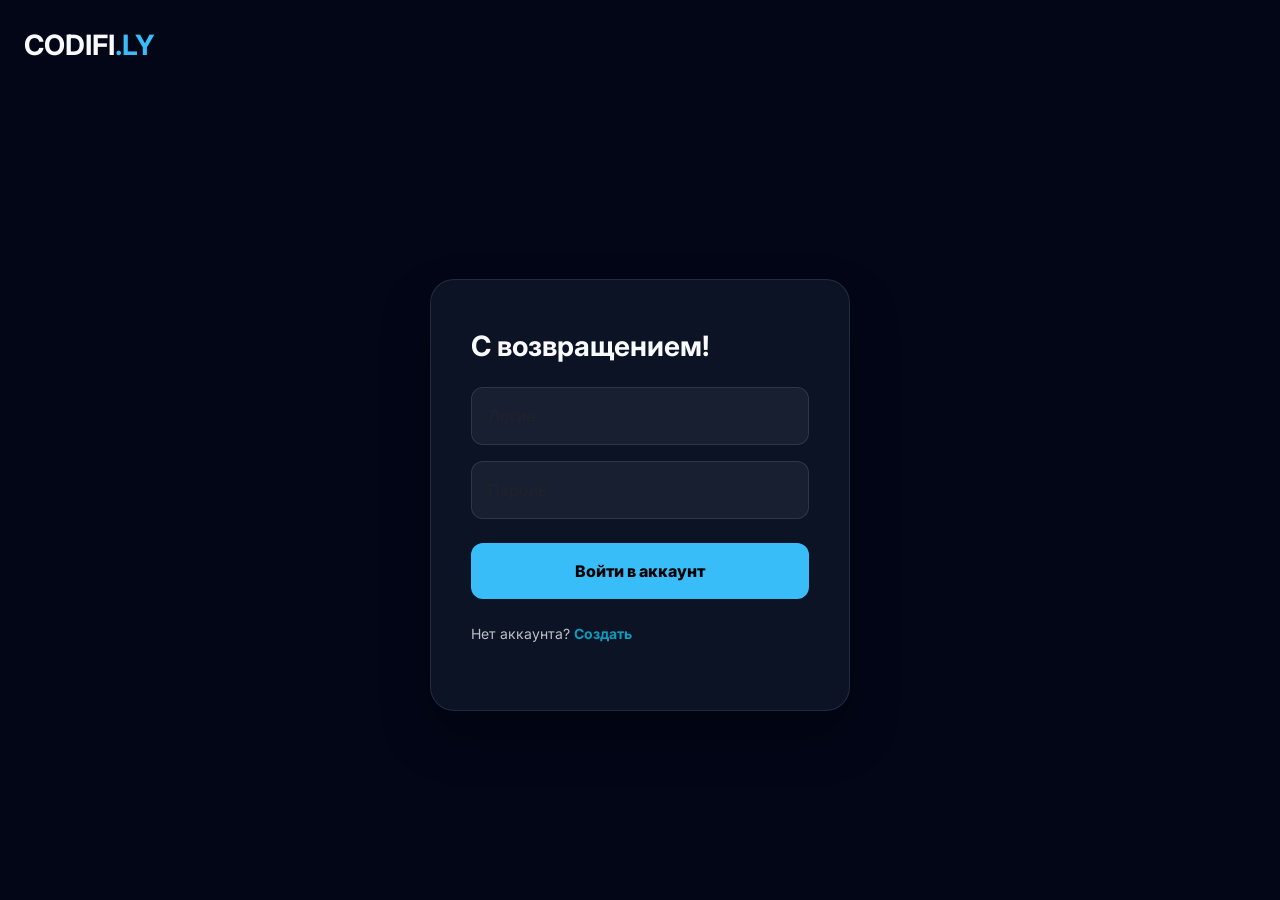
<file: templates/auth.html>
<!DOCTYPE html>
<html lang="ru">
<head>
    <meta charset="UTF-8">
    <meta name="viewport" content="width=device-width, initial-scale=1.0">
    <title>Авторизация | Codifi.ly</title>
    <link href="https://cdn.jsdelivr.net/npm/bootstrap@5.3.0/dist/css/bootstrap.min.css" rel="stylesheet">
    <link href="https://fonts.googleapis.com/css2?family=Inter:wght@400;600;700;800;900&display=swap" rel="stylesheet">
    <style>
        :root {
            --bg-dark: #020617; --card-bg: rgba(15, 23, 42, 0.8);
            --accent-blue: #38bdf8; --text-main: #f8fafc;
            --input-bg: rgba(255, 255, 255, 0.05); --input-border: rgba(255, 255, 255, 0.1);
        }

        body.light-mode {
            --bg-dark: #f1f5f9; --card-bg: rgba(255, 255, 255, 0.9);
            --text-main: #0f172a; --input-bg: #ffffff; --input-border: #cbd5e1;
        }

        body { background-color: var(--bg-dark); color: var(--text-main); min-height: 100vh; display: flex; flex-direction: column; font-family: 'Inter', sans-serif; transition: 0.3s; }

        .auth-card { background: var(--card-bg); padding: 50px 40px; border-radius: 24px; width: 100%; max-width: 420px; border: 1px solid var(--input-border); backdrop-filter: blur(10px); box-shadow: 0 25px 50px rgba(0, 0, 0, 0.3); margin: auto; }

        .form-control { background: var(--input-bg); border: 1px solid var(--input-border); color: var(--text-main); padding: 16px; border-radius: 12px; }
        .form-control:focus { background: var(--input-bg); color: var(--text-main); border-color: var(--accent-blue); box-shadow: 0 0 0 4px rgba(56, 189, 248, 0.1); }
        .btn-auth { background: var(--accent-blue); color: #000; font-weight: 800; width: 100%; padding: 16px; border-radius: 12px; border: none; transition: 0.3s; }

        .form-section { display: none; }
        .form-section.active { display: block; animation: fadeIn 0.3s; }
        @keyframes fadeIn { from { opacity: 0; transform: translateY(10px); } to { opacity: 1; transform: translateY(0); } }
    </style>
</head>
<body>
    <nav class="p-4"><a href="/" class="text-decoration-none fw-bold fs-3" style="color: var(--text-main);">CODIFI<span style="color:var(--accent-blue)">.LY</span></a></nav>

    <div class="auth-card">
        <div id="login-section" class="form-section active">
            <h3 class="fw-bold mb-4" data-i18n="welcome_back">С возвращением!</h3>
            <form action="/login" method="POST">
                <input type="text" name="username" class="form-control mb-3" placeholder="Логин" required>
                <input type="password" name="password" class="form-control mb-4" placeholder="Пароль" required>
                <button type="submit" class="btn-auth" data-i18n="login_btn">Войти</button>
            </form>
            <p class="mt-4 small opacity-75">Нет аккаунта? <a href="#" onclick="switchForm('register')" class="text-info text-decoration-none fw-bold">Создать</a></p>
        </div>

        <div id="register-section" class="form-section">
            <h3 class="fw-bold mb-4" data-i18n="register_title">Регистрация</h3>
            <form action="/register" method="POST">
                <input type="text" name="username" class="form-control mb-3" placeholder="Придумайте логин" required>
                <input type="password" name="password" class="form-control mb-4" placeholder="Пароль" required>
                <button type="submit" class="btn-auth" data-i18n="reg_btn">Начать обучение</button>
            </form>
            <p class="mt-4 small opacity-75">Уже есть профиль? <a href="#" onclick="switchForm('login')" class="text-info text-decoration-none fw-bold">Войти</a></p>
        </div>
    </div>

    <script>
        const translations = {
            ru: { welcome_back: "С возвращением!", login_btn: "Войти в аккаунт", register_title: "Регистрация", reg_btn: "Начать обучение" },
            en: { welcome_back: "Welcome Back!", login_btn: "Login", register_title: "Register", reg_btn: "Start Learning" },
            de: { welcome_back: "Willkommen zurück!", login_btn: "Anmelden", register_title: "Registrieren", reg_btn: "Lernen starten" }
        };

        function syncAppSettings() {
            const theme = localStorage.getItem('theme') || 'dark';
            const lang = localStorage.getItem('lang') || 'ru';
            document.body.className = theme === 'light' ? 'light-mode' : '';
            document.querySelectorAll('[data-i18n]').forEach(el => {
                const key = el.getAttribute('data-i18n');
                if (translations[lang][key]) el.innerText = translations[lang][key];
            });
        }

        function switchForm(target) {
            document.querySelectorAll('.form-section').forEach(s => s.classList.remove('active'));
            document.getElementById(`${target}-section`).classList.add('active');
        }

        document.addEventListener('DOMContentLoaded', syncAppSettings);
    </script>
</body>
</html>
</file>
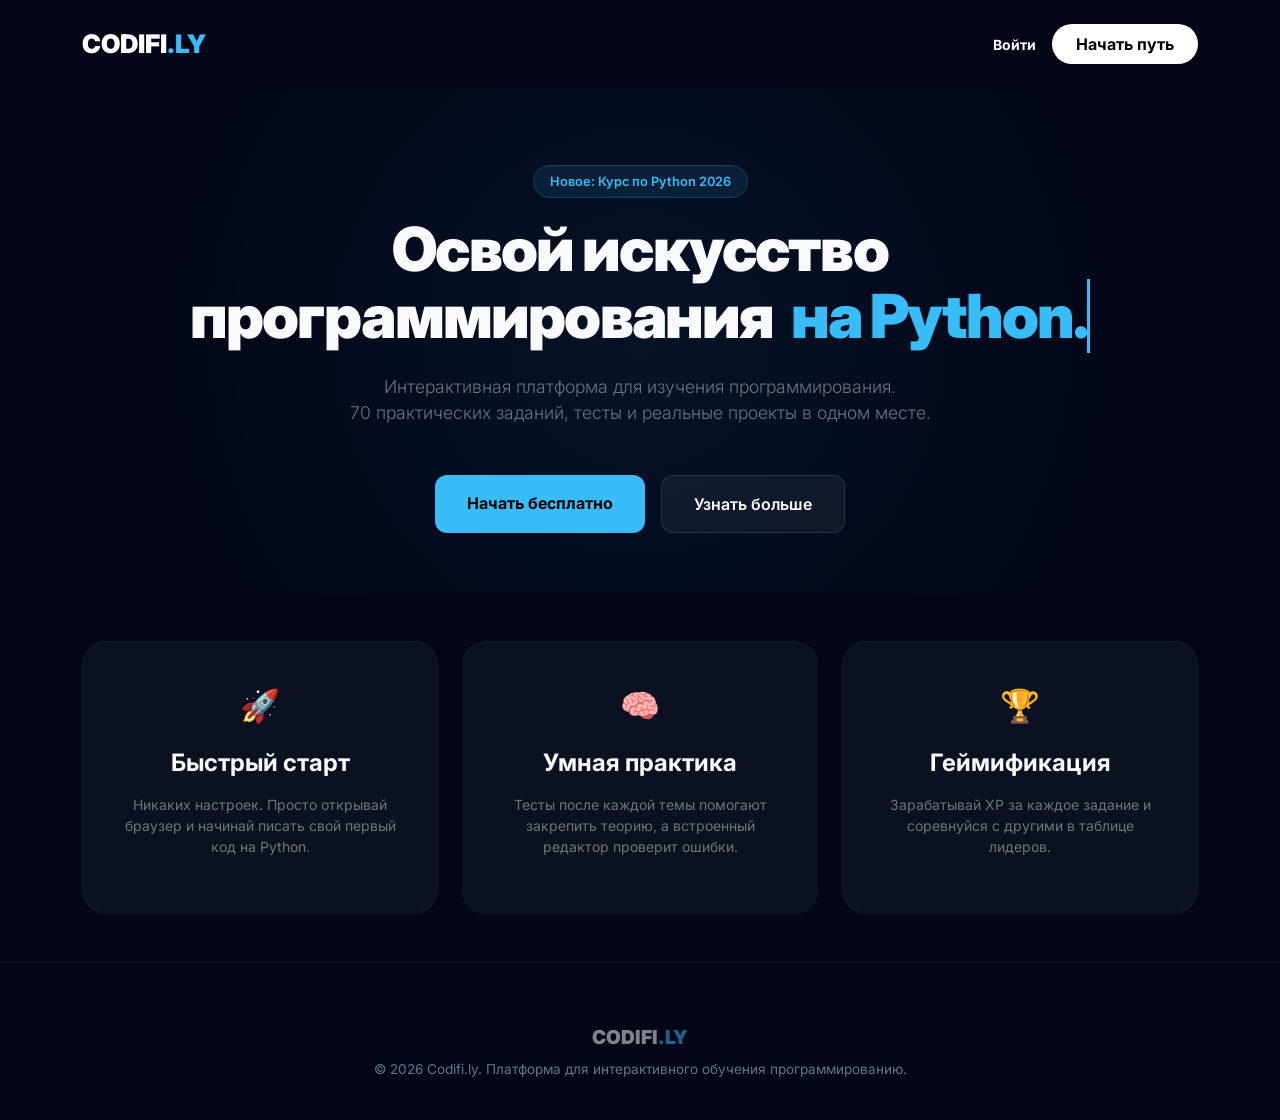
<file: templates/landing.html>
<!DOCTYPE html>
<html lang="ru">
<head>
    <meta charset="UTF-8">
    <meta name="viewport" content="width=device-width, initial-scale=1.0">
    <title>Codifi.ly | Овладей кодом быстрее и проще</title>
    <link href="https://cdn.jsdelivr.net/npm/bootstrap@5.3.0/dist/css/bootstrap.min.css" rel="stylesheet">
    <link href="https://fonts.googleapis.com/css2?family=Inter:wght@400;600;700;800;900&display=swap" rel="stylesheet">
    <style>
        :root {
            --bg-dark: #020617;
            --card-bg: #0b1120;
            --accent-blue: #38bdf8;
            --text-muted: #94a3b8;
            --footer-gray: #64748b;
        }

        body {
            background-color: var(--bg-dark);
            color: #f8fafc;
            font-family: 'Inter', sans-serif;
            overflow-x: hidden;
        }

        /* --- Навигация --- */
        .navbar {
            padding: 1.5rem 0;
            background: transparent;
        }
        .logo { font-weight: 900; font-size: 1.6rem; text-decoration: none; display: flex; align-items: center; }
        .logo-main { color: #fff; }
        .logo-end { color: var(--accent-blue); }

        .btn-nav-start {
            background: #fff; color: #000; font-weight: 700;
            padding: 8px 24px; border-radius: 50px; text-decoration: none; transition: 0.3s;
        }
        .btn-nav-start:hover { background: var(--accent-blue); color: #fff; }

        /* --- Hero Section --- */
        .hero-section {
            padding: 80px 0 60px;
            background: radial-gradient(circle at center, rgba(56, 189, 248, 0.07) 0%, transparent 70%);
        }

        .badge-promo {
            background: rgba(56, 189, 248, 0.1);
            color: var(--accent-blue);
            border: 1px solid rgba(56, 189, 248, 0.2);
            padding: 8px 16px;
            border-radius: 50px;
            font-size: 0.8rem;
            font-weight: 600;
        }

        /* Уменьшенный компактный заголовок */
        .hero-title-compact {
            font-size: clamp(2.2rem, 5vw, 3.8rem);
            font-weight: 900;
            line-height: 1.1;
            letter-spacing: -0.03em;
            margin-bottom: 1.5rem;
        }

        .typewriter-dynamic {
            color: var(--accent-blue);
            border-right: 3px solid var(--accent-blue);
            margin-left: 8px;
            animation: cursor-blink 0.8s infinite;
            white-space: nowrap;
        }

        @keyframes cursor-blink { 50% { border-color: transparent; } }

        /* --- Кнопки --- */
        .btn-main {
            background: var(--accent-blue);
            color: #000;
            font-weight: 700;
            padding: 16px 32px;
            border-radius: 12px;
            border: none;
            transition: 0.3s;
        }
        .btn-main:hover { transform: translateY(-2px); box-shadow: 0 10px 20px rgba(56, 189, 248, 0.2); }

        .btn-outline-custom {
            background: rgba(255, 255, 255, 0.05);
            color: #fff;
            font-weight: 600;
            padding: 16px 32px;
            border-radius: 12px;
            border: 1px solid rgba(255, 255, 255, 0.1);
            transition: 0.3s;
        }
        .btn-outline-custom:hover { background: rgba(255, 255, 255, 0.1); color: #fff; }

        /* --- Карточки (Features) --- */
        .feature-card {
            background: var(--card-bg);
            border: 1px solid rgba(255, 255, 255, 0.03);
            border-radius: 24px;
            padding: 40px;
            height: 100%;
            transition: 0.4s ease;
        }
        .feature-card:hover {
            transform: translateY(-8px);
            border-color: rgba(56, 189, 248, 0.2);
        }

        .feature-icon { font-size: 2rem; margin-bottom: 1.2rem; display: block; }

        /* --- Футер --- */
        footer {
            padding: 60px 0 40px;
            border-top: 1px solid rgba(255, 255, 255, 0.05);
        }
        .footer-logo { opacity: 0.5; transition: 0.3s; text-decoration: none; }
        .footer-logo:hover { opacity: 1; }
        .footer-text { color: var(--footer-gray); font-size: 0.85rem; margin-top: 8px; }
    </style>
</head>
<body>

    <nav class="navbar navbar-expand-lg">
        <div class="container">
            <a href="/" class="logo"><span class="logo-main">CODIFI</span><span class="logo-end">.LY</span></a>
            <div class="ms-auto d-flex align-items-center gap-3">
                <a href="/login" class="text-white text-decoration-none small fw-bold d-none d-sm-block">Войти</a>
                <a href="/" class="btn-nav-start">Начать путь</a>
            </div>
        </div>
    </nav>

    <header class="hero-section text-center">
        <div class="container">
            <div class="mb-4">
                <span class="badge-promo">Новое: Курс по Python 2026</span>
            </div>
            <h1 class="hero-title-compact">
                <span class="d-block">Освой искусство</span>
                <span>программирования <span id="typewriter" class="typewriter-dynamic"></span></span>
            </h1>
            <div class="row justify-content-center">
                <div class="col-lg-7">
                    <p class="lead text-secondary mb-5" style="font-size: 1.1rem;">
                        Интерактивная платформа для изучения программирования. <br class="d-none d-md-block">
                        70 практических заданий, тесты и реальные проекты в одном месте.
                    </p>
                    <div class="d-flex flex-column flex-sm-row justify-content-center gap-3">
                        <a href="/course" class="btn btn-main">Начать бесплатно</a>
                        <button class="btn btn-outline-custom">Узнать больше</button>
                    </div>
                </div>
            </div>
        </div>
    </header>

    <section class="py-5">
        <div class="container">
            <div class="row g-4">
                <div class="col-md-4">
                    <div class="feature-card text-center">
                        <span class="feature-icon">🚀</span>
                        <h4 class="fw-bold mb-3">Быстрый старт</h4>
                        <p class="text-secondary small">Никаких настроек. Просто открывай браузер и начинай писать свой первый код на Python.</p>
                    </div>
                </div>
                <div class="col-md-4">
                    <div class="feature-card text-center">
                        <span class="feature-icon">🧠</span>
                        <h4 class="fw-bold mb-3">Умная практика</h4>
                        <p class="text-secondary small">Тесты после каждой темы помогают закрепить теорию, а встроенный редактор проверит ошибки.</p>
                    </div>
                </div>
                <div class="col-md-4">
                    <div class="feature-card text-center">
                        <span class="feature-icon">🏆</span>
                        <h4 class="fw-bold mb-3">Геймификация</h4>
                        <p class="text-secondary small">Зарабатывай XP за каждое задание и соревнуйся с другими в таблице лидеров.</p>
                    </div>
                </div>
            </div>
        </div>
    </section>

    <footer class="text-center">
        <div class="container">
            <a href="/" class="logo footer-logo justify-content-center mb-1" style="font-size: 1.2rem;">
                <span class="logo-main">CODIFI</span><span class="logo-end">.LY</span>
            </a>
            <p class="footer-text mb-0">
                © 2026 Codifi.ly. Платформа для интерактивного обучения программированию.
            </p>
        </div>
    </footer>

    <script>
        const textElement = document.getElementById('typewriter');
        const phrases = [
            'на Python.',
            'с чистого листа.',
            'на практике.',
            'без боли.',
            'с результатом.'
        ];

        let phraseIndex = 0;
        let charIndex = 0;
        let isDeleting = false;

        function type() {
            const currentPhrase = phrases[phraseIndex];

            if (isDeleting) {
                textElement.textContent = currentPhrase.substring(0, charIndex - 1);
                charIndex--;
            } else {
                textElement.textContent = currentPhrase.substring(0, charIndex + 1);
                charIndex++;
            }

            let typeSpeed = isDeleting ? 60 : 120;

            if (!isDeleting && charIndex === currentPhrase.length) {
                typeSpeed = 2000;
                isDeleting = true;
            } else if (isDeleting && charIndex === 0) {
                isDeleting = false;
                phraseIndex = (phraseIndex + 1) % phrases.length;
                typeSpeed = 500;
            }

            setTimeout(type, typeSpeed);
        }

        document.addEventListener('DOMContentLoaded', type);
    </script>
</body>
</html>
</file>
